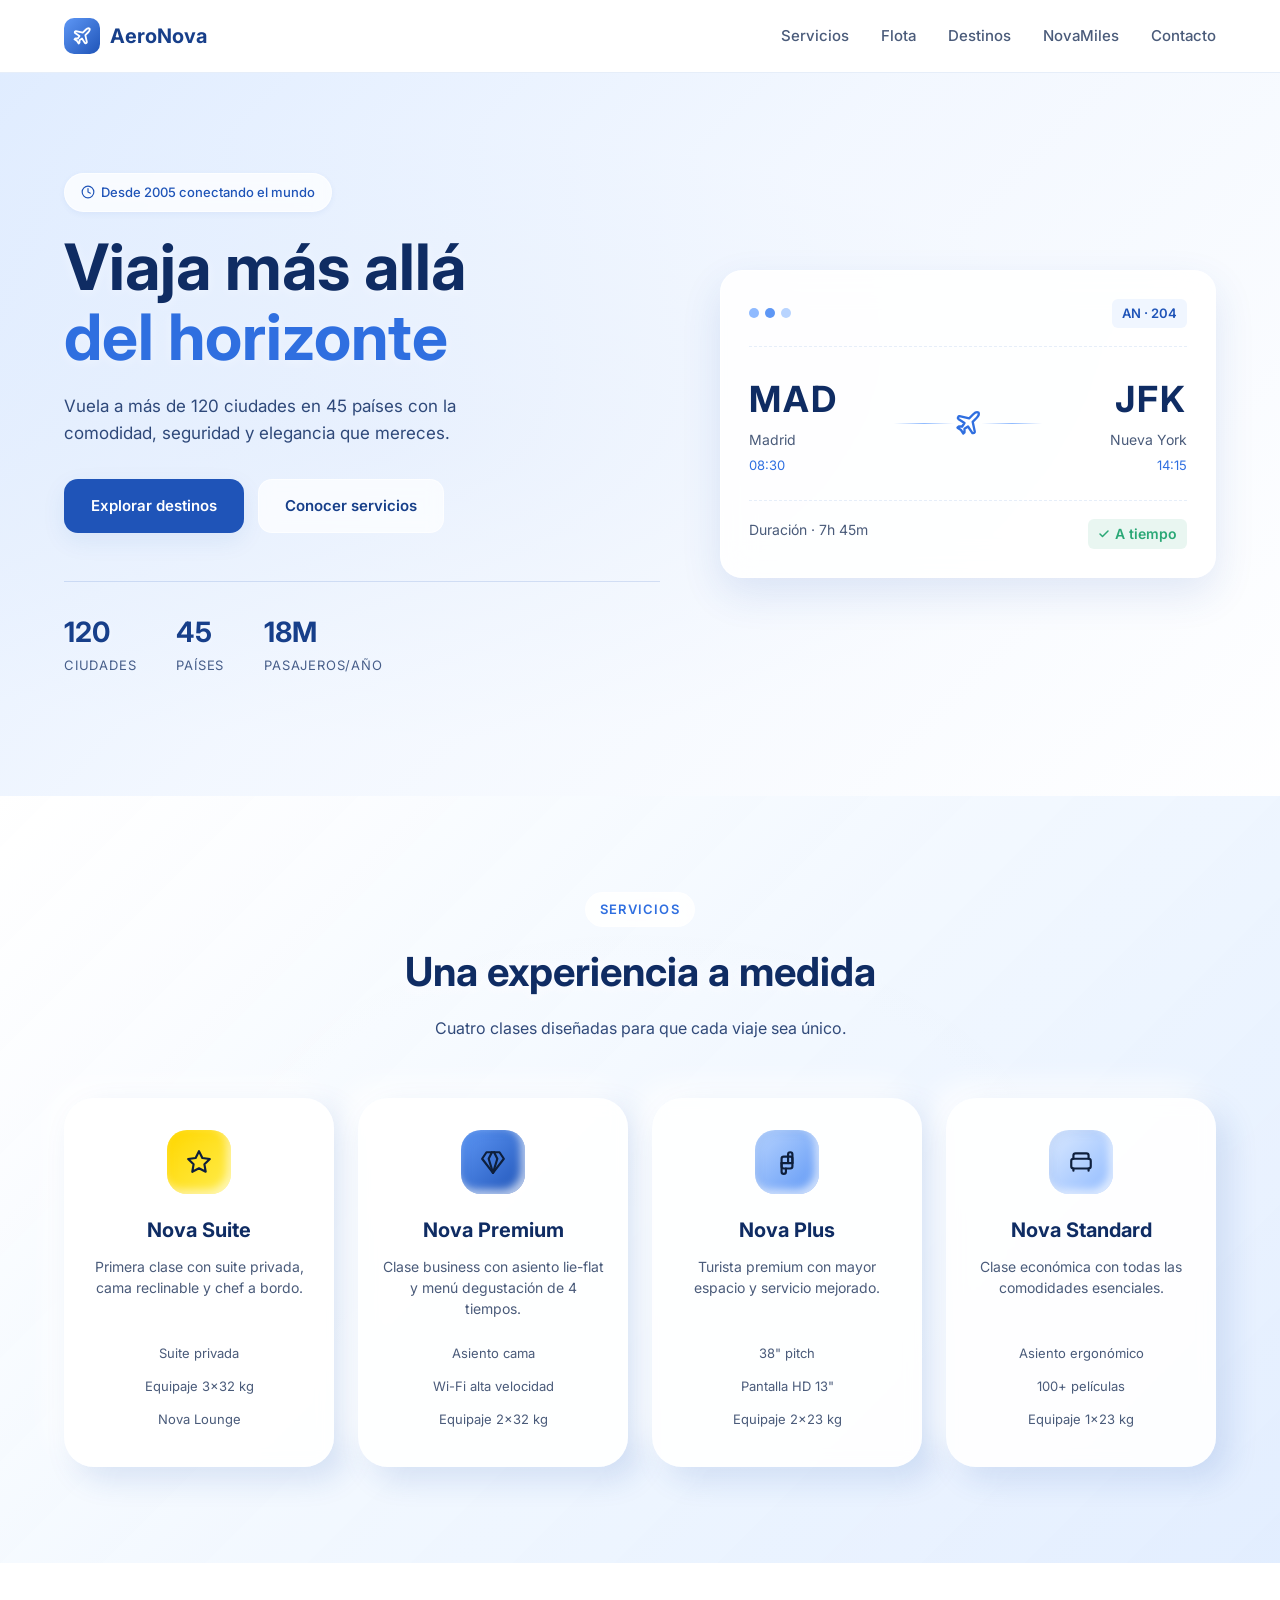
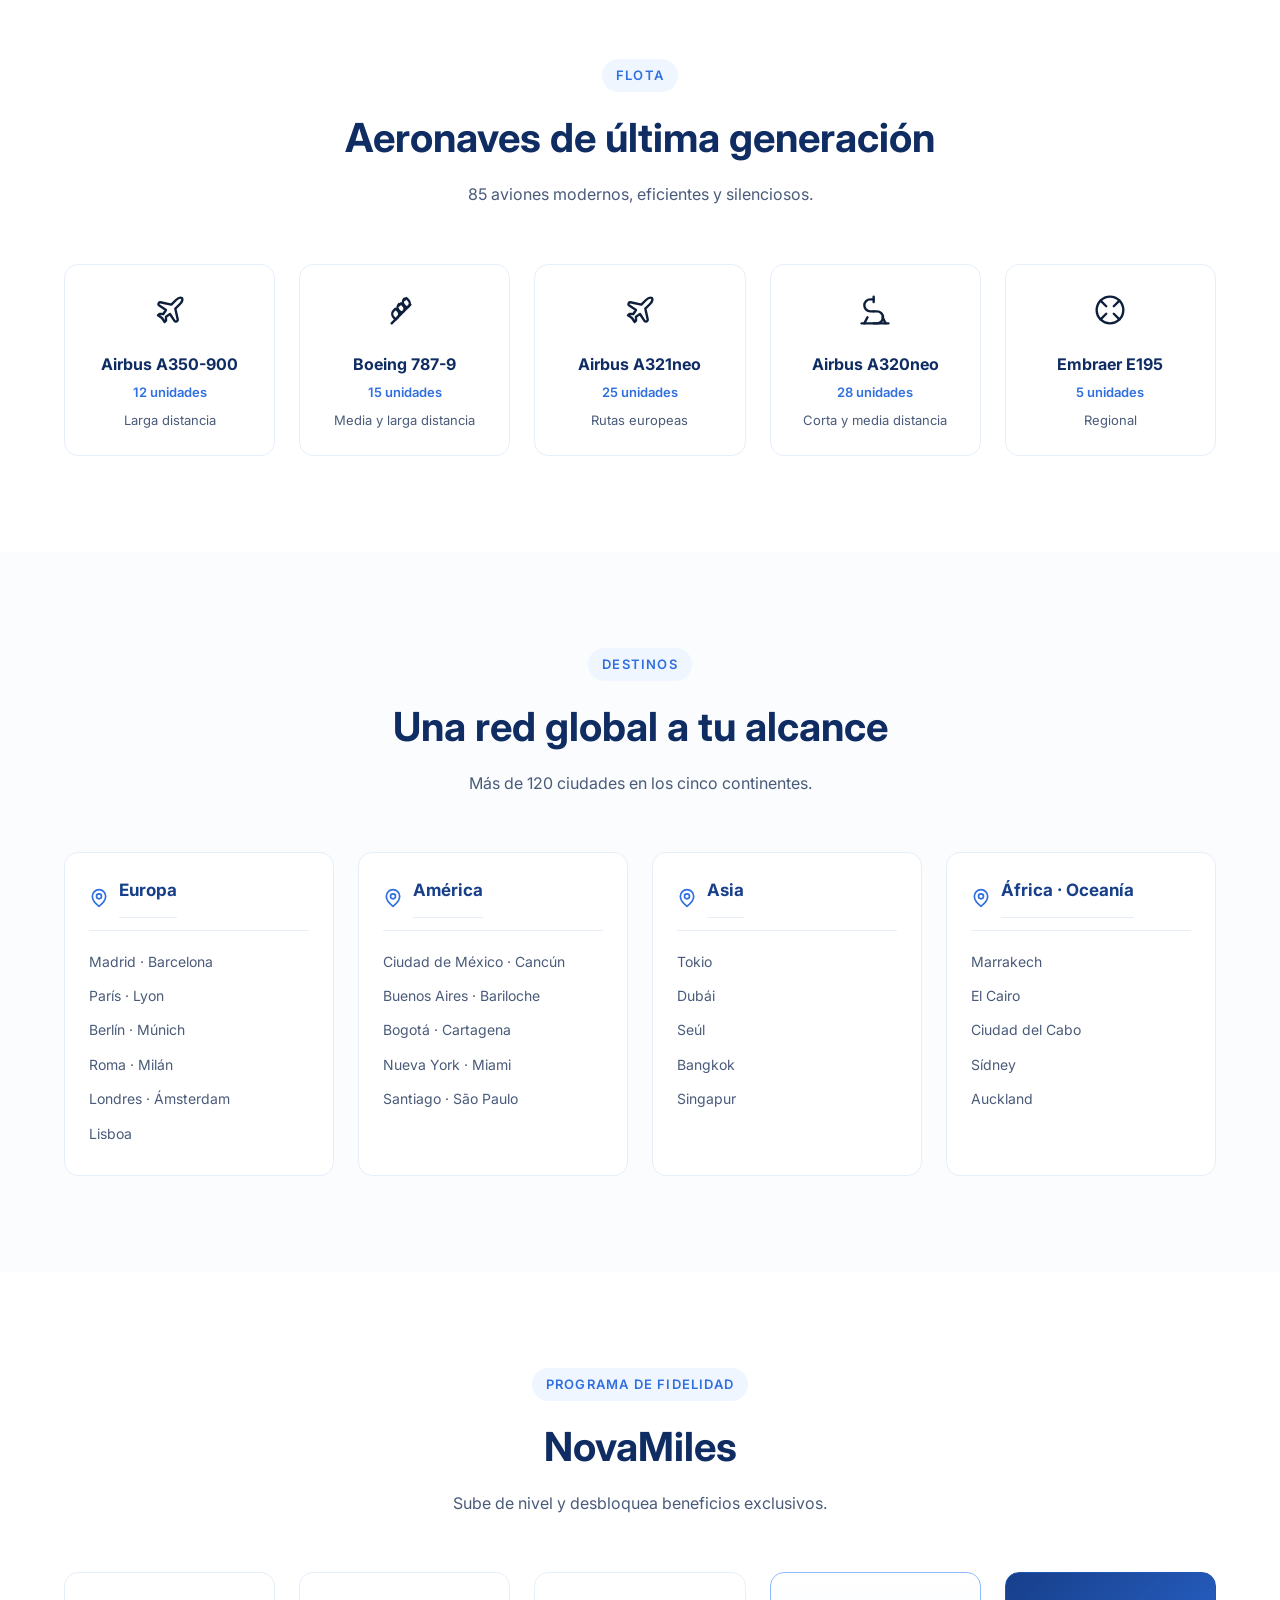
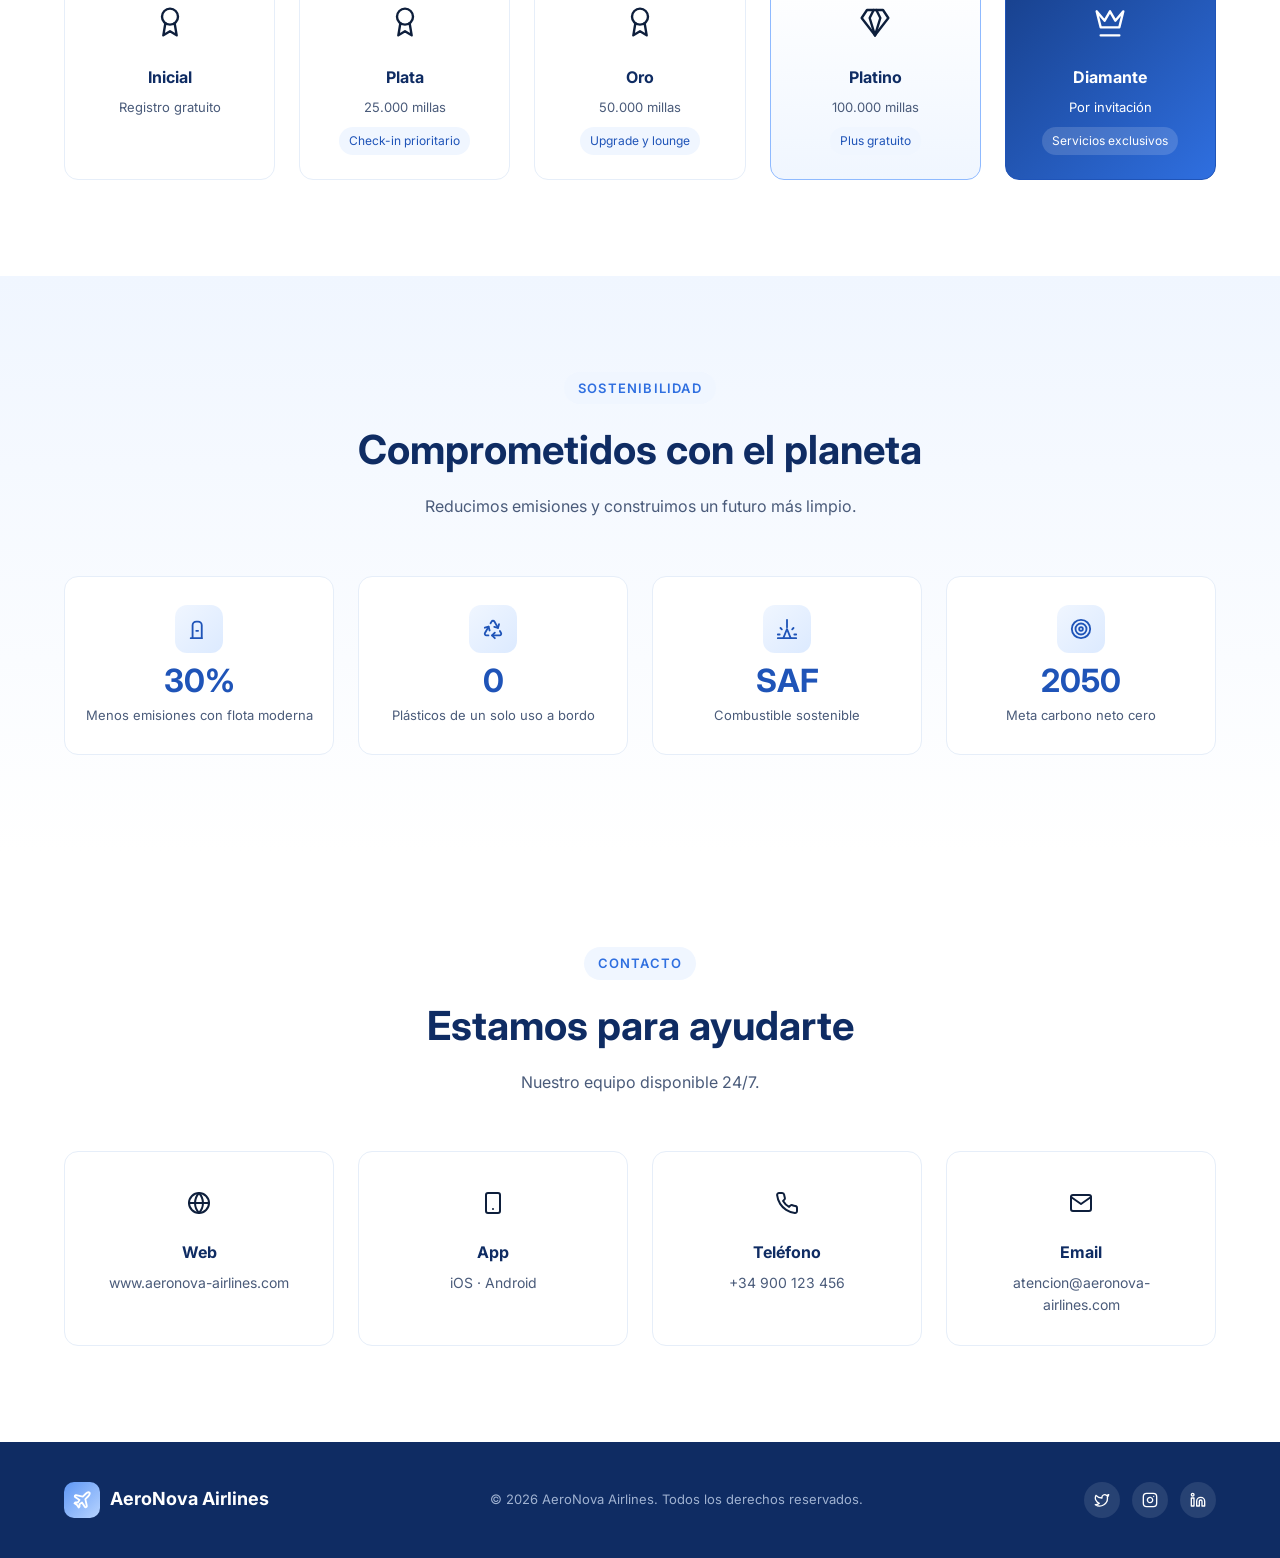
<file: aerolinea/index.html>
<!DOCTYPE html>
  <html lang="es">
  <head>
    <meta charset="UTF-8" />
    <meta name="viewport" content="width=device-width, initial-scale=1.0"
  />
    <title>AeroNova Airlines — Viaja más allá del horizonte</title>
    <link rel="preconnect" href="https://fonts.googleapis.com" />
    <link rel="preconnect" href="https://fonts.gstatic.com" crossorigin
  />
    <link href="https://fonts.googleapis.com/css2?family=Inter:wght@300;4
  00;500;600;700&display=swap" rel="stylesheet" />
    <link rel="stylesheet" href="styles.css" />
  </head>
  <body>
    <!-- NAVBAR -->
    <header class="navbar">
      <div class="container nav-inner">
        <a href="#inicio" class="logo">
          <span class="logo-icon">
            <svg xmlns="http://www.w3.org/2000/svg" width="20"
  height="20" viewBox="0 0 24 24" fill="none" stroke="currentColor"
  stroke-width="2.2" stroke-linecap="round" stroke-linejoin="round"><path
  d="M17.8 19.2 16 11l3.5-3.5C21 6 21.5 4 21 3c-1-.5-3 0-4.5 1.5L13 8
  4.8 6.2c-.5-.1-.9.1-1.1.5l-.3.5c-.2.5-.1 1 .3 1.3L9 12l-2 3H4l-1 1 3 2
  2 3 1-1v-3l3-2 3.5 5.3c.3.4.8.5 1.3.3l.5-.2c.4-.3.6-.7.5-1.2z"/></svg>
          </span>
          <span class="logo-text">AeroNova</span>
        </a>
        <nav class="nav-links" id="navLinks">
          <a href="#servicios">Servicios</a>
          <a href="#flota">Flota</a>
          <a href="#destinos">Destinos</a>
          <a href="#novamiles">NovaMiles</a>
          <a href="#contacto">Contacto</a>
        </nav>
        <button class="nav-toggle" id="navToggle" aria-label="Abrir
  menú">
          <svg xmlns="http://www.w3.org/2000/svg" width="24" height="24"
  viewBox="0 0 24 24" fill="none" stroke="currentColor" stroke-width="2"
  stroke-linecap="round" stroke-linejoin="round"><line x1="3" y1="6"
  x2="21" y2="6"/><line x1="3" y1="12" x2="21" y2="12"/><line x1="3"
  y1="18" x2="21" y2="18"/></svg>
        </button>
      </div>
    </header>

    <!-- HERO -->
    <section id="inicio" class="hero">
      <div class="hero-bg"></div>
      <div class="hero-overlay"></div>

      <div class="container hero-inner">
        <div class="hero-text">
          <span class="badge">
            <svg xmlns="http://www.w3.org/2000/svg" width="14"
  height="14" viewBox="0 0 24 24" fill="none" stroke="currentColor"
  stroke-width="2" stroke-linecap="round" stroke-linejoin="round"><circle
  cx="12" cy="12" r="10"/><polyline points="12 6 12 12 16 14"/></svg>
            Desde 2005 conectando el mundo
          </span>
          <h1>Viaja más allá <br /><span class="accent">del
  horizonte</span></h1>
          <p>Vuela a más de 120 ciudades en 45 países con la comodidad,
  seguridad y elegancia que mereces.</p>
          <div class="hero-actions">
            <a href="#destinos" class="btn btn-primary">Explorar
  destinos</a>
            <a href="#servicios" class="btn btn-ghost">Conocer
  servicios</a>
          </div>
          <div class="hero-stats">
            <div><strong>120</strong><span>Ciudades</span></div>
            <div><strong>45</strong><span>Países</span></div>
            <div><strong>18M</strong><span>Pasajeros/año</span></div>
          </div>
        </div>
        <div class="hero-card">
          <div class="hero-card-header">
            <span class="dot"></span><span class="dot"></span><span
  class="dot"></span>
            <span class="flight-code">AN · 204</span>
          </div>
          <div class="route">
            <div>
              <span class="iata">MAD</span>
              <span class="city">Madrid</span>
              <span class="time">08:30</span>
            </div>
            <div class="plane">
              <svg xmlns="http://www.w3.org/2000/svg" width="28"
  height="28" viewBox="0 0 24 24" fill="none" stroke="currentColor"
  stroke-width="2" stroke-linecap="round" stroke-linejoin="round"><path
  d="M17.8 19.2 16 11l3.5-3.5C21 6 21.5 4 21 3c-1-.5-3 0-4.5 1.5L13 8 4.8
  6.2c-.5-.1-.9.1-1.1.5l-.3.5c-.2.5-.1 1 .3 1.3L9 12l-2 3H4l-1 1 3 2 2 3
  1-1v-3l3-2 3.5 5.3c.3.4.8.5 1.3.3l.5-.2c.4-.3.6-.7.5-1.2z"/></svg>
            </div>
            <div>
              <span class="iata">JFK</span>
              <span class="city">Nueva York</span>
              <span class="time">14:15</span>
            </div>
          </div>
          <div class="hero-card-foot">
            <span>Duración · 7h 45m</span>
            <span class="status">
              <svg xmlns="http://www.w3.org/2000/svg" width="12"
  height="12" viewBox="0 0 24 24" fill="none" stroke="currentColor"
  stroke-width="3" stroke-linecap="round"
  stroke-linejoin="round"><polyline points="20 6 9 17 4 12"/></svg>
              A tiempo
            </span>
          </div>
        </div>
      </div>
    </section>

    <!-- SERVICIOS -->
    <section id="servicios" class="section section-image">
      <div class="section-bg"></div>
      <div class="section-overlay"></div>

      <div class="container">
        <div class="section-head">
          <span class="eyebrow">Servicios</span>
          <h2>Una experiencia a medida</h2>
          <p>Cuatro clases diseñadas para que cada viaje sea único.</p>
        </div>
        <div class="grid grid-4">
          <article class="card">
            <div class="card-icon">
              <svg xmlns="http://www.w3.org/2000/svg" width="26"
  height="26" viewBox="0 0 24 24" fill="none" stroke="currentColor"
  stroke-width="2" stroke-linecap="round"
  stroke-linejoin="round"><polygon points="12 2 15.09 8.26 22 9.27 17
  14.14 18.18 21.02 12 17.77 5.82 21.02 7 14.14 2 9.27 8.91 8.26 12
  2"/></svg>
            </div>
            <h3>Nova Suite</h3>
            <p>Primera clase con suite privada, cama reclinable y chef a
  bordo.</p>
            <ul class="features">
              <li>Suite privada</li>
              <li>Equipaje 3×32 kg</li>
              <li>Nova Lounge</li>
            </ul>
          </article>
          <article class="card">
            <div class="card-icon">
              <svg xmlns="http://www.w3.org/2000/svg" width="26"
  height="26" viewBox="0 0 24 24" fill="none" stroke="currentColor"
  stroke-width="2" stroke-linecap="round" stroke-linejoin="round"><path
  d="M6 3h12l4 6-10 13L2 9z"/><path d="m12 22 4-13-3-6"/><path d="M12 22
  8 9l3-6"/></svg>
            </div>
            <h3>Nova Premium</h3>
            <p>Clase business con asiento lie-flat y menú degustación de
  4 tiempos.</p>
            <ul class="features">
              <li>Asiento cama</li>
              <li>Wi-Fi alta velocidad</li>
              <li>Equipaje 2×32 kg</li>
            </ul>
          </article>
          <article class="card">
            <div class="card-icon">
              <svg xmlns="http://www.w3.org/2000/svg" width="26"
  height="26" viewBox="0 0 24 24" fill="none" stroke="currentColor"
  stroke-width="2" stroke-linecap="round" stroke-linejoin="round"><path
  d="M7 13v8a2 2 0 0 0 4 0v-3"/><path d="M17 13V5a2 2 0 0 0-4 0v8"/><path
  d="M7 13h10v3a2 2 0 0 1-2 2H9a2 2 0 0 1-2-2z"/><path d="M7 13V9a2 2 0
  0 1 2-2h6a2 2 0 0 1 2 2v4"/></svg>
            </div>
            <h3>Nova Plus</h3>
            <p>Turista premium con mayor espacio y servicio mejorado.</p>
            <ul class="features">
              <li>38" pitch</li>
              <li>Pantalla HD 13"</li>
              <li>Equipaje 2×23 kg</li>
            </ul>
          </article>
          <article class="card">
            <div class="card-icon">
              <svg xmlns="http://www.w3.org/2000/svg" width="26"
  height="26" viewBox="0 0 24 24" fill="none" stroke="currentColor"
  stroke-width="2" stroke-linecap="round" stroke-linejoin="round"><path
  d="M19 9V6a2 2 0 0 0-2-2H7a2 2 0 0 0-2 2v3"/><path d="M3 11v5a2 2 0 0 0
  2 2h14a2 2 0 0 0 2-2v-5a2 2 0 0 0-2-2H5a2 2 0 0 0-2 2z"/><path d="M5
  18v2"/><path d="M19 18v2"/></svg>
            </div>
            <h3>Nova Standard</h3>
            <p>Clase económica con todas las comodidades esenciales.</p>
            <ul class="features">
              <li>Asiento ergonómico</li>
              <li>100+ películas</li>
              <li>Equipaje 1×23 kg</li>
            </ul>
          </article>
        </div>
      </div>
    </section>

    <!-- FLOTA -->
    <section id="flota" class="section section-alt">
      <div class="container">
        <div class="section-head">
          <span class="eyebrow">Flota</span>
          <h2>Aeronaves de última generación</h2>
          <p>85 aviones modernos, eficientes y silenciosos.</p>
        </div>
        <div class="grid grid-5">
          <div class="fleet-card">
            <div class="fleet-icon">
              <svg xmlns="http://www.w3.org/2000/svg" width="32"
  height="32" viewBox="0 0 24 24" fill="none" stroke="currentColor"
  stroke-width="1.8" stroke-linecap="round" stroke-linejoin="round"><path
  d="M17.8 19.2 16 11l3.5-3.5C21 6 21.5 4 21 3c-1-.5-3 0-4.5 1.5L13 8
  4.8 6.2c-.5-.1-.9.1-1.1.5l-.3.5c-.2.5-.1 1 .3 1.3L9 12l-2 3H4l-1 1 3 2
  2 3 1-1v-3l3-2 3.5 5.3c.3.4.8.5 1.3.3l.5-.2c.4-.3.6-.7.5-1.2z"/></svg>
            </div>
            <h4>Airbus A350-900</h4>
            <span class="count">12 unidades</span>
            <p>Larga distancia</p>
          </div>
          <div class="fleet-card">
            <div class="fleet-icon">
              <svg xmlns="http://www.w3.org/2000/svg" width="32"
  height="32" viewBox="0 0 24 24" fill="none" stroke="currentColor"
  stroke-width="1.8" stroke-linecap="round" stroke-linejoin="round"><path
  d="M2 22 16 8"/><path d="M3.47 12.53 5 11l1.53 1.53a3.5 3.5 0 0 1 0
  4.94L5 19l-1.53-1.53a3.5 3.5 0 0 1 0-4.94Z"/><path d="M7.47 8.53 9
  7l1.53 1.53a3.5 3.5 0 0 1 0 4.94L9 14l-1.53-1.53a3.5 3.5 0 0 1
  0-4.94Z"/><path d="M11.47 4.53 13 3l1.53 1.53a3.5 3.5 0 0 1 0 4.94L13
  10l-1.53-1.53a3.5 3.5 0 0 1 0-4.94Z"/></svg>
            </div>
            <h4>Boeing 787-9</h4>
            <span class="count">15 unidades</span>
            <p>Media y larga distancia</p>
          </div>
          <div class="fleet-card">
            <div class="fleet-icon">
              <svg xmlns="http://www.w3.org/2000/svg" width="32"
  height="32" viewBox="0 0 24 24" fill="none" stroke="currentColor"
  stroke-width="1.8" stroke-linecap="round" stroke-linejoin="round"><path
  d="M17.8 19.2 16 11l3.5-3.5C21 6 21.5 4 21 3c-1-.5-3 0-4.5 1.5L13 8
  4.8 6.2c-.5-.1-.9.1-1.1.5l-.3.5c-.2.5-.1 1 .3 1.3L9 12l-2 3H4l-1 1 3 2
  2 3 1-1v-3l3-2 3.5 5.3c.3.4.8.5 1.3.3l.5-.2c.4-.3.6-.7.5-1.2z"/></svg>
            </div>
            <h4>Airbus A321neo</h4>
            <span class="count">25 unidades</span>
            <p>Rutas europeas</p>
          </div>
          <div class="fleet-card">
            <div class="fleet-icon">
              <svg xmlns="http://www.w3.org/2000/svg" width="32"
  height="32" viewBox="0 0 24 24" fill="none" stroke="currentColor"
  stroke-width="1.8" stroke-linecap="round" stroke-linejoin="round"><path
  d="M2 22h20"/><path d="M6.36 17.4 4 22"/><path d="m20
  22-2.36-4.6"/><path d="M11 6V2"/><path d="M11 13H8.5c-2.5
  0-4.5-2-4.5-4.5S6 4 8.5 4H11"/><path d="M11 13h2.5c2.5 0 4.5 2 4.5
  4.5S16 22 13.5 22H11"/></svg>
            </div>
            <h4>Airbus A320neo</h4>
            <span class="count">28 unidades</span>
            <p>Corta y media distancia</p>
          </div>
          <div class="fleet-card">
            <div class="fleet-icon">
              <svg xmlns="http://www.w3.org/2000/svg" width="32"
  height="32" viewBox="0 0 24 24" fill="none" stroke="currentColor"
  stroke-width="1.8" stroke-linecap="round"
  stroke-linejoin="round"><circle cx="12" cy="12" r="10"/><path d="m4.93
  4.93 4.24 4.24"/><path d="m14.83 14.83 4.24 4.24"/><path d="M14.83
  9.17l4.24-4.24"/><path d="m4.93 19.07 4.24-4.24"/></svg>
            </div>
            <h4>Embraer E195</h4>
            <span class="count">5 unidades</span>
            <p>Regional</p>
          </div>
        </div>
      </div>
    </section>

    <!-- DESTINOS -->
    <section id="destinos" class="section">
      <div class="container">
        <div class="section-head">
          <span class="eyebrow">Destinos</span>
          <h2>Una red global a tu alcance</h2>
          <p>Más de 120 ciudades en los cinco continentes.</p>
        </div>
        <div class="grid grid-4">
          <div class="dest-card">
            <div class="dest-head">
              <svg xmlns="http://www.w3.org/2000/svg" width="20"
  height="20" viewBox="0 0 24 24" fill="none" stroke="currentColor"
  stroke-width="2" stroke-linecap="round" stroke-linejoin="round"><path
  d="M20 10c0 6-8 12-8 12s-8-6-8-12a8 8 0 0 1 16 0Z"/><circle cx="12"
  cy="10" r="3"/></svg>
              <h4>Europa</h4>
            </div>
            <ul>
              <li>Madrid · Barcelona</li>
              <li>París · Lyon</li>
              <li>Berlín · Múnich</li>
              <li>Roma · Milán</li>
              <li>Londres · Ámsterdam</li>
              <li>Lisboa</li>
            </ul>
          </div>
          <div class="dest-card">
            <div class="dest-head">
              <svg xmlns="http://www.w3.org/2000/svg" width="20"
  height="20" viewBox="0 0 24 24" fill="none" stroke="currentColor"
  stroke-width="2" stroke-linecap="round" stroke-linejoin="round"><path
  d="M20 10c0 6-8 12-8 12s-8-6-8-12a8 8 0 0 1 16 0Z"/><circle cx="12"
  cy="10" r="3"/></svg>
              <h4>América</h4>
            </div>
            <ul>
              <li>Ciudad de México · Cancún</li>
              <li>Buenos Aires · Bariloche</li>
              <li>Bogotá · Cartagena</li>
              <li>Nueva York · Miami</li>
              <li>Santiago · São Paulo</li>
            </ul>
          </div>
          <div class="dest-card">
            <div class="dest-head">
              <svg xmlns="http://www.w3.org/2000/svg" width="20"
  height="20" viewBox="0 0 24 24" fill="none" stroke="currentColor"
  stroke-width="2" stroke-linecap="round" stroke-linejoin="round"><path
  d="M20 10c0 6-8 12-8 12s-8-6-8-12a8 8 0 0 1 16 0Z"/><circle cx="12"
  cy="10" r="3"/></svg>
              <h4>Asia</h4>
            </div>
            <ul>
              <li>Tokio</li>
              <li>Dubái</li>
              <li>Seúl</li>
              <li>Bangkok</li>
              <li>Singapur</li>
            </ul>
          </div>
          <div class="dest-card">
            <div class="dest-head">
              <svg xmlns="http://www.w3.org/2000/svg" width="20"
  height="20" viewBox="0 0 24 24" fill="none" stroke="currentColor"
  stroke-width="2" stroke-linecap="round" stroke-linejoin="round"><path
  d="M20 10c0 6-8 12-8 12s-8-6-8-12a8 8 0 0 1 16 0Z"/><circle cx="12"
  cy="10" r="3"/></svg>
              <h4>África · Oceanía</h4>
            </div>
            <ul>
              <li>Marrakech</li>
              <li>El Cairo</li>
              <li>Ciudad del Cabo</li>
              <li>Sídney</li>
              <li>Auckland</li>
            </ul>
          </div>
        </div>
      </div>
    </section>

    <!-- NOVAMILES -->
    <section id="novamiles" class="section section-alt">
      <div class="container">
        <div class="section-head">
          <span class="eyebrow">Programa de fidelidad</span>
          <h2>NovaMiles</h2>
          <p>Sube de nivel y desbloquea beneficios exclusivos.</p>
        </div>
        <div class="grid grid-5 tiers">
          <div class="tier tier-bronze">
            <span class="tier-icon">
              <svg xmlns="http://www.w3.org/2000/svg" width="32"
  height="32" viewBox="0 0 24 24" fill="none" stroke="currentColor"
  stroke-width="1.8" stroke-linecap="round"
  stroke-linejoin="round"><circle cx="12" cy="8" r="6"/><path d="M15.477
  12.89 17 22l-5-3-5 3 1.523-9.11"/></svg>
            </span>
            <h4>Inicial</h4>
            <p>Registro gratuito</p>
          </div>
          <div class="tier tier-silver">
            <span class="tier-icon">
              <svg xmlns="http://www.w3.org/2000/svg" width="32"
  height="32" viewBox="0 0 24 24" fill="none" stroke="currentColor"
  stroke-width="1.8" stroke-linecap="round"
  stroke-linejoin="round"><circle cx="12" cy="8" r="6"/><path d="M15.477
  12.89 17 22l-5-3-5 3 1.523-9.11"/></svg>
            </span>
            <h4>Plata</h4>
            <p>25.000 millas</p>
            <span class="tier-perk">Check-in prioritario</span>
          </div>
          <div class="tier tier-gold">
            <span class="tier-icon">
              <svg xmlns="http://www.w3.org/2000/svg" width="32"
  height="32" viewBox="0 0 24 24" fill="none" stroke="currentColor"
  stroke-width="1.8" stroke-linecap="round"
  stroke-linejoin="round"><circle cx="12" cy="8" r="6"/><path d="M15.477
  12.89 17 22l-5-3-5 3 1.523-9.11"/></svg>
            </span>
            <h4>Oro</h4>
            <p>50.000 millas</p>
            <span class="tier-perk">Upgrade y lounge</span>
          </div>
          <div class="tier tier-platinum">
            <span class="tier-icon">
              <svg xmlns="http://www.w3.org/2000/svg" width="32"
  height="32" viewBox="0 0 24 24" fill="none" stroke="currentColor"
  stroke-width="1.8" stroke-linecap="round" stroke-linejoin="round"><path
  d="M6 3h12l4 6-10 13L2 9z"/><path d="m12 22 4-13-3-6"/><path d="M12 22
  8 9l3-6"/></svg>
            </span>
            <h4>Platino</h4>
            <p>100.000 millas</p>
            <span class="tier-perk">Plus gratuito</span>
          </div>
          <div class="tier tier-diamond">
            <span class="tier-icon">
              <svg xmlns="http://www.w3.org/2000/svg" width="32"
  height="32" viewBox="0 0 24 24" fill="none" stroke="currentColor"
  stroke-width="1.8" stroke-linecap="round" stroke-linejoin="round"><path
  d="M2 4l3 12h14l3-12-6 7-4-7-4 7-6-7zM5 22h14"/></svg>
            </span>
            <h4>Diamante</h4>
            <p>Por invitación</p>
            <span class="tier-perk">Servicios exclusivos</span>
          </div>
        </div>
      </div>
    </section>

    <!-- COMPROMISO -->
    <section class="section commitment">
      <div class="container">
        <div class="section-head">
          <span class="eyebrow">Sostenibilidad</span>
          <h2>Comprometidos con el planeta</h2>
          <p>Reducimos emisiones y construimos un futuro más limpio.</p>
        </div>
        <div class="grid grid-4">
          <div class="metric">
            <div class="metric-icon">
              <svg xmlns="http://www.w3.org/2000/svg" width="22"
  height="22" viewBox="0 0 24 24" fill="none" stroke="currentColor"
  stroke-width="2" stroke-linecap="round" stroke-linejoin="round"><path
  d="M3 22h12"/><path d="M5 22V8a4 4 0 0 1 4-4h2a4 4 0 0 1 4 4v14"/><path
  d="M9 14h2"/></svg>
            </div>
            <span>30%</span>
            <p>Menos emisiones con flota moderna</p>
          </div>
          <div class="metric">
            <div class="metric-icon">
              <svg xmlns="http://www.w3.org/2000/svg" width="22"
  height="22" viewBox="0 0 24 24" fill="none" stroke="currentColor"
  stroke-width="2" stroke-linecap="round" stroke-linejoin="round"><path
  d="M7 19H4.815a1.83 1.83 0 0 1-1.57-.881 1.785 1.785 0 0
  1-.004-1.784L7.196 9.5"/><path d="M11 19h8.203a1.83 1.83 0 0 0
  1.556-.89 1.784 1.784 0 0 0 0-1.775l-1.226-2.12"/><path d="m14 16-3 3 3
  3"/><path d="M8.293 13.596 7.196 9.5 3.1 10.598"/><path d="m9.344
  5.811 1.093-1.892A1.83 1.83 0 0 1 11.985 3a1.784 1.784 0 0 1
  1.546.888l3.943 6.843"/><path d="m13.378 9.633 4.096 1.098
  1.097-3.945"/></svg>
            </div>
            <span>0</span>
            <p>Plásticos de un solo uso a bordo</p>
          </div>
          <div class="metric">
            <div class="metric-icon">
              <svg xmlns="http://www.w3.org/2000/svg" width="22"
  height="22" viewBox="0 0 24 24" fill="none" stroke="currentColor"
  stroke-width="2" stroke-linecap="round" stroke-linejoin="round"><path
  d="M12 2v8"/><path d="m4.93 10.93 1.41 1.41"/><path d="M2 18h2"/><path
  d="M20 18h2"/><path d="m19.07 10.93-1.41 1.41"/><path d="M22
  22H2"/><path d="m8 22 4-10 4 10"/></svg>
            </div>
            <span>SAF</span>
            <p>Combustible sostenible</p>
          </div>
          <div class="metric">
            <div class="metric-icon">
              <svg xmlns="http://www.w3.org/2000/svg" width="22"
  height="22" viewBox="0 0 24 24" fill="none" stroke="currentColor"
  stroke-width="2" stroke-linecap="round" stroke-linejoin="round"><circle
  cx="12" cy="12" r="10"/><circle cx="12" cy="12" r="6"/><circle cx="12"
  cy="12" r="2"/></svg>
            </div>
            <span>2050</span>
            <p>Meta carbono neto cero</p>
          </div>
        </div>
      </div>
    </section>

    <!-- CONTACTO -->
    <section id="contacto" class="section section-alt">
      <div class="container">
        <div class="section-head">
          <span class="eyebrow">Contacto</span>
          <h2>Estamos para ayudarte</h2>
          <p>Nuestro equipo disponible 24/7.</p>
        </div>
        <div class="grid grid-4 contact-grid">
          <div class="contact-card">
            <span class="contact-icon">
              <svg xmlns="http://www.w3.org/2000/svg" width="24"
  height="24" viewBox="0 0 24 24" fill="none" stroke="currentColor"
  stroke-width="2" stroke-linecap="round" stroke-linejoin="round"><circle
  cx="12" cy="12" r="10"/><line x1="2" y1="12" x2="22" y2="12"/><path
  d="M12 2a15.3 15.3 0 0 1 4 10 15.3 15.3 0 0 1-4 10 15.3 15.3 0 0 1-4-10
  15.3 15.3 0 0 1 4-10z"/></svg>
            </span>
            <h4>Web</h4>
            <p>www.aeronova-airlines.com</p>
          </div>
          <div class="contact-card">
            <span class="contact-icon">
              <svg xmlns="http://www.w3.org/2000/svg" width="24"
  height="24" viewBox="0 0 24 24" fill="none" stroke="currentColor"
  stroke-width="2" stroke-linecap="round" stroke-linejoin="round"><rect
  x="5" y="2" width="14" height="20" rx="2" ry="2"/><line x1="12" y1="18"
  x2="12.01" y2="18"/></svg>
            </span>
            <h4>App</h4>
            <p>iOS · Android</p>
          </div>
          <div class="contact-card">
            <span class="contact-icon">
              <svg xmlns="http://www.w3.org/2000/svg" width="24"
  height="24" viewBox="0 0 24 24" fill="none" stroke="currentColor"
  stroke-width="2" stroke-linecap="round" stroke-linejoin="round"><path
  d="M22 16.92v3a2 2 0 0 1-2.18 2 19.79 19.79 0 0 1-8.63-3.07 19.5 19.5 0
  0 1-6-6 19.79 19.79 0 0 1-3.07-8.67A2 2 0 0 1 4.11 2h3a2 2 0 0 1 2
  1.72 12.84 12.84 0 0 0 .7 2.81 2 2 0 0 1-.45 2.11L8.09 9.91a16 16 0 0 0
  6 6l1.27-1.27a2 2 0 0 1 2.11-.45 12.84 12.84 0 0 0 2.81.7A2 2 0 0 1 22
  16.92z"/></svg>
            </span>
            <h4>Teléfono</h4>
            <p>+34 900 123 456</p>
          </div>
          <div class="contact-card">
            <span class="contact-icon">
              <svg xmlns="http://www.w3.org/2000/svg" width="24"
  height="24" viewBox="0 0 24 24" fill="none" stroke="currentColor"
  stroke-width="2" stroke-linecap="round" stroke-linejoin="round"><path
  d="M4 4h16c1.1 0 2 .9 2 2v12c0 1.1-.9 2-2 2H4c-1.1
  0-2-.9-2-2V6c0-1.1.9-2 2-2z"/><polyline points="22,6 12,13 2,6"/></svg>
            </span>
            <h4>Email</h4>
            <p>atencion@aeronova-airlines.com</p>
          </div>
        </div>
      </div>
    </section>

    <!-- FOOTER -->
    <footer class="footer">
      <div class="container footer-inner">
        <div class="footer-brand">
          <span class="logo-icon">
            <svg xmlns="http://www.w3.org/2000/svg" width="20"
  height="20" viewBox="0 0 24 24" fill="none" stroke="currentColor"
  stroke-width="2.2" stroke-linecap="round" stroke-linejoin="round"><path
  d="M17.8 19.2 16 11l3.5-3.5C21 6 21.5 4 21 3c-1-.5-3 0-4.5 1.5L13 8
  4.8 6.2c-.5-.1-.9.1-1.1.5l-.3.5c-.2.5-.1 1 .3 1.3L9 12l-2 3H4l-1 1 3 2
  2 3 1-1v-3l3-2 3.5 5.3c.3.4.8.5 1.3.3l.5-.2c.4-.3.6-.7.5-1.2z"/></svg>
          </span>
          <span>AeroNova Airlines</span>
        </div>
        <p>© 2026 AeroNova Airlines. Todos los derechos reservados.</p>
        <div class="social">
          <a href="#" aria-label="Twitter">
            <svg xmlns="http://www.w3.org/2000/svg" width="16"
  height="16" viewBox="0 0 24 24" fill="none" stroke="currentColor"
  stroke-width="2" stroke-linecap="round" stroke-linejoin="round"><path
  d="M22 4s-.7 2.1-2 3.4c1.6 10-9.4 17.3-18 11.6 2.2.1 4.4-.6 6-2C3
  15.5.5 9.6 3 5c2.2 2.6 5.6 4.1 9 4-.9-4.2 4-6.6 7-3.8 1.1 0 3-1.2
  3-1.2z"/></svg>
          </a>
          <a href="#" aria-label="Instagram">
            <svg xmlns="http://www.w3.org/2000/svg" width="16"
  height="16" viewBox="0 0 24 24" fill="none" stroke="currentColor"
  stroke-width="2" stroke-linecap="round" stroke-linejoin="round"><rect
  x="2" y="2" width="20" height="20" rx="5" ry="5"/><path d="M16 11.37A4
  4 0 1 1 12.63 8 4 4 0 0 1 16 11.37z"/><line x1="17.5" y1="6.5"
  x2="17.51" y2="6.5"/></svg>
          </a>
          <a href="#" aria-label="LinkedIn">
            <svg xmlns="http://www.w3.org/2000/svg" width="16"
  height="16" viewBox="0 0 24 24" fill="none" stroke="currentColor"
  stroke-width="2" stroke-linecap="round" stroke-linejoin="round"><path
  d="M16 8a6 6 0 0 1 6 6v7h-4v-7a2 2 0 0 0-4 0v7h-4v-7a6 6 0 0 1
  6-6z"/><rect x="2" y="9" width="4" height="12"/><circle cx="4" cy="4"
  r="2"/></svg>
          </a>
        </div>
      </div>
    </footer>

    <script src="script.js"></script>
  </body>
  </html>
</file>
<file: aerolinea/styles.css>
:root {
    --blue-50:  #f0f6ff;
    --blue-100: #dceaff;
    --blue-200: #b8d4ff;
    --blue-300: #8fbaff;
    --blue-400: #5e97f5;
    --blue-500: #2f6fe0;
    --blue-600: #1f54b8;
    --blue-700: #173f8a;
    --blue-800: #0f2c63;

    --white: #ffffff;
    --off-white: #fbfcfe;
    --text: #0e1f3c;
    --text-soft: #4a5b7a;
    --border: #e6eef9;

    --shadow-sm: 0 2px 6px rgba(31, 84, 184, 0.06);
    --shadow-md: 0 8px 24px rgba(31, 84, 184, 0.08);
    --shadow-lg: 0 16px 40px rgba(31, 84, 184, 0.12);

    --radius-sm: 8px;
    --radius-md: 14px;
    --radius-lg: 22px;

    --font: 'Inter', system-ui, -apple-system, Segoe UI, sans-serif;
  }

  /* ========== RESET ========== */
  * { margin: 0; padding: 0; box-sizing: border-box; }
  html { scroll-behavior: smooth; }
  body {
    font-family: var(--font);
    color: var(--text);
    background: var(--off-white);
    line-height: 1.6;
    -webkit-font-smoothing: antialiased;
  }
  a { text-decoration: none; color: inherit; }
  ul { list-style: none; }
  img { max-width: 100%; display: block; }

  /* ========== UTIL ========== */
  .container {
    max-width: 1200px;
    margin: 0 auto;
    padding: 0 24px;
  }
  .section { padding: 96px 0; }
  .section-alt { background: var(--white); }
  .eyebrow {
    display: inline-block;
    font-size: 13px;
    font-weight: 600;
    letter-spacing: 1.2px;
    text-transform: uppercase;
    color: var(--blue-500);
    background: var(--blue-50);
    padding: 6px 14px;
    border-radius: 999px;
    margin-bottom: 14px;
  }
  .section-head {
    text-align: center;
    max-width: 640px;
    margin: 0 auto 56px;
  }
  .section-head h2 {
    font-size: clamp(28px, 4vw, 40px);
    font-weight: 700;
    color: var(--blue-800);
    margin-bottom: 12px;
  }
  .section-head p { color: var(--text-soft); }

  .grid { display: grid; gap: 24px; }
  .grid-4 { grid-template-columns: repeat(4, 1fr); }
  .grid-5 { grid-template-columns: repeat(5, 1fr); }

  @media (max-width: 1024px) {
    .grid-4, .grid-5 { grid-template-columns: repeat(2, 1fr); }
  }
  @media (max-width: 600px) {
    .grid-4, .grid-5 { grid-template-columns: 1fr; }
    .section { padding: 64px 0; }
  }

  /* ========== NAVBAR ========== */
  .navbar {
    position: sticky;
    top: 0;
    z-index: 100;
    background: rgba(255, 255, 255, 0.85);
    backdrop-filter: blur(12px);
    border-bottom: 1px solid var(--border);
  }
  .nav-inner {
    display: flex;
    align-items: center;
    justify-content: space-between;
    height: 72px;
  }
  .logo {
    display: flex;
    align-items: center;
    gap: 10px;
    font-weight: 700;
    font-size: 20px;
    color: var(--blue-700);
  }
  .logo-icon {
    width: 36px;
    height: 36px;
    background: linear-gradient(135deg, var(--blue-400),
  var(--blue-600));
    color: var(--white);
    display: grid;
    place-items: center;
    border-radius: 10px;
    font-size: 18px;
  }
  .nav-links {
    display: flex;
    gap: 32px;
  }
  .nav-links a {
    font-size: 15px;
    font-weight: 500;
    color: var(--text-soft);
    transition: color .2s;
  }
  .nav-links a:hover { color: var(--blue-600); }
  .nav-toggle {
    display: none;
    background: none;
    border: none;
    font-size: 26px;
    color: var(--blue-700);
    cursor: pointer;
  }
  @media (max-width: 768px) {
    .nav-links {
      position: absolute;
      top: 72px;
      left: 0;
      right: 0;
      background: var(--white);
      flex-direction: column;
      padding: 24px;
      gap: 16px;
      border-bottom: 1px solid var(--border);
      transform: translateY(-150%);
      transition: transform .3s;
    }
    .nav-links.open { transform: translateY(0); }
    .nav-toggle { display: block; }
  }

  /* ========== HERO ========== */
  .hero {
    position: relative;
    padding: 100px 0 120px;
    overflow: hidden;
    isolation: isolate;
  }

  /* Imagen de fondo */
  /* Imagen de fondo corregida */
  .hero-bg {
    position: absolute;
    inset: 0;
    background-image: url('https://images.unsplash.com/photo-1758531491352-7887c1fe45b3?w=1920&q=85&auto=format&fit=crop');
    
    /* 1. Cambia a cover para que llene todo el espacio sin distorsionar */
    background-size: cover; 
    background-position: center;
    background-repeat: no-repeat;
    z-index: -2;
    
    /* 2. Optimización moderna de nitidez */
    image-rendering: auto; 
    
    /* 3. Filtros limpios para evitar el efecto borroso de aceleración de hardware */
    filter: brightness(0.85) saturate(1.05);
  }


  /* Responsive: imagen más pequeña en móvil para ahorrar datos */
  @media (max-width: 768px) {
    .hero-bg {
      background-image: url('https://images.unsplash.com/photo-1758531491352-7887c1fe45b3?w=1280&q=80&auto=format&fit=crop');
    }
  }
  /* Capa de difuminado azul/blanco (pastel) */
  .hero-overlay {
    position: absolute;
    inset: 0;
    z-index: -1;
    background:
      /* Degradado principal de azul pastel a blanco */
      linear-gradient(
        135deg,
        rgba(220, 234, 255, 0.88) 0%,
        rgba(240, 246, 255, 0.78) 45%,
        rgba(255, 255, 255, 0.85) 100%
      ),
      /* Viñeta azul suave para enfocar el centro */
      radial-gradient(
        ellipse at 30% 50%,
        rgba(47, 111, 224, 0.18) 0%,
        transparent 60%
      );
      
    /* ❌ ELIMINA O COMENTA ESTA LÍNEA PARA EVITAR QUE BORRE LA IMAGEN */
    /* backdrop-filter: blur(1px); */
  }

  .hero-inner {
    position: relative;
    display: grid;
    grid-template-columns: 1.2fr 1fr;
    gap: 60px;
    align-items: center;
  }
  @media (max-width: 900px) {
    .hero-inner { grid-template-columns: 1fr; }
  }

  .badge {
    display: inline-block;
    background: rgba(255, 255, 255, 0.75);
    backdrop-filter: blur(8px);
    color: var(--blue-600);
    font-size: 13px;
    font-weight: 500;
    padding: 8px 16px;
    border-radius: 999px;
    border: 1px solid rgba(255, 255, 255, 0.6);
    margin-bottom: 20px;
    box-shadow: var(--shadow-sm);
  }

  .hero h1 {
    font-size: clamp(40px, 6vw, 64px);
    font-weight: 700;
    line-height: 1.1;
    color: var(--blue-800);
    margin-bottom: 20px;
    text-shadow: 0 2px 12px rgba(255, 255, 255, 0.4);
  }
  .hero h1 .accent { color: var(--blue-500); }

  .hero-text > p {
    color: var(--blue-800);
    font-size: 17px;
    margin-bottom: 32px;
    max-width: 480px;
    opacity: 0.85;
  }

  .hero-actions {
    display: flex;
    gap: 14px;
    flex-wrap: wrap;
    margin-bottom: 48px;
  }

  .btn {
    display: inline-flex;
    align-items: center;
    justify-content: center;
    padding: 14px 26px;
    border-radius: var(--radius-md);
    font-weight: 600;
    font-size: 15px;
    cursor: pointer;
    transition: transform .2s, box-shadow .2s, background .2s;
    border: 1px solid transparent;
  }
  .btn-primary {
    background: var(--blue-600);
    color: var(--white);
    box-shadow: var(--shadow-md);
  }
  .btn-primary:hover {
    background: var(--blue-700);
    transform: translateY(-2px);
    box-shadow: var(--shadow-lg);
  }
  .btn-ghost {
    background: rgba(255, 255, 255, 0.7);
    backdrop-filter: blur(8px);
    color: var(--blue-700);
    border-color: rgba(255, 255, 255, 0.6);
  }
  .btn-ghost:hover {
    background: var(--white);
    border-color: var(--blue-200);
  }

  .hero-stats {
    display: flex;
    gap: 40px;
    border-top: 1px solid rgba(31, 84, 184, 0.15);
    padding-top: 28px;
  }
  .hero-stats > div { display: flex; flex-direction: column; }
  .hero-stats strong {
    font-size: 28px;
    font-weight: 700;
    color: var(--blue-700);
    text-shadow: 0 1px 6px rgba(255, 255, 255, 0.5);
  }
  .hero-stats span {
    font-size: 13px;
    color: var(--blue-800);
    text-transform: uppercase;
    letter-spacing: .8px;
    opacity: 0.75;
  }

  /* HERO CARD */
  .hero-card {
    background: rgba(255, 255, 255, 0.88);
    backdrop-filter: blur(16px);
    -webkit-backdrop-filter: blur(16px);
    border-radius: var(--radius-lg);
    padding: 28px;
    box-shadow: var(--shadow-lg);
    border: 1px solid rgba(255, 255, 255, 0.7);
    position: relative;
  }
  .hero-card-header {
    display: flex;
    align-items: center;
    gap: 6px;
    padding-bottom: 18px;
    border-bottom: 1px dashed var(--border);
    margin-bottom: 24px;
  }
  .dot {
    width: 10px; height: 10px;
    border-radius: 50%;
    background: var(--blue-100);
  }
  .dot:nth-child(1) { background: var(--blue-300); }
  .dot:nth-child(2) { background: var(--blue-400); }
  .dot:nth-child(3) { background: var(--blue-200); }
  .flight-code {
    margin-left: auto;
    font-size: 13px;
    font-weight: 600;
    color: var(--blue-600);
    background: var(--blue-50);
    padding: 4px 10px;
    border-radius: 6px;
  }
  .route {
    display: grid;
    grid-template-columns: 1fr auto 1fr;
    align-items: center;
    gap: 20px;
  }
  .route > div { display: flex; flex-direction: column; }
  .route > div:last-child { text-align: right; align-items: flex-end; }
  .iata {
    font-size: 36px;
    font-weight: 700;
    color: var(--blue-800);
    letter-spacing: 2px;
  }
  .city { font-size: 14px; color: var(--text-soft); }
  .time { font-size: 13px; color: var(--blue-500); margin-top: 4px; }
  .plane {
    font-size: 26px;
    color: var(--blue-500);
    position: relative;
  }
  .plane::before, .plane::after {
    content: '';
    position: absolute;
    top: 50%;
    width: 60px;
    height: 1px;
    background: linear-gradient(90deg, transparent, var(--blue-300),
  transparent);
  }
  .plane::before { right: 100%; }
  .plane::after { left: 100%; }
  .hero-card-foot {
    margin-top: 24px;
    padding-top: 18px;
    border-top: 1px dashed var(--border);
    display: flex;
    justify-content: space-between;
    font-size: 14px;
    color: var(--text-soft);
  }
  .status {
    color: #2aa876;
    font-weight: 600;
    background: rgba(42, 168, 118, 0.1);
    padding: 4px 10px;
    border-radius: 6px;
  }

  /* ========== SECTION CON IMAGEN (Servicios) ========== */
  .section-image {
    position: relative;
    overflow: hidden;
    isolation: isolate;
  }

  .section-bg {
    position: absolute;
    inset: 0;
    background-image: url('https://images.unsplash.com/photo-1655722724447-2d2a3071e7f8?q=80&w=1170&auto=format&fit=crop&ixlib=rb-4.1.0&ixid=M3wxMjA3fDB8MHxwaG90by1wYWdlfHx8fGVufDB8fHx8fA%3D%3D');
    background-size: cover;
    background-position: center;
    background-repeat: no-repeat;
    z-index: -2;
    image-rendering: -webkit-optimize-contrast;
    image-rendering: optimizeQuality;
    transform: translateZ(0);
    will-change: transform;
    filter: brightness(0.9) saturate(1.05);
  }

  @media (max-width: 768px) {
    .section-bg {
      background-image: url('https://images.unsplash.com/photo-1655722724447-2d2a3071e7f8?q=80&w=1170&auto=format&fit=crop&ixlib=rb-4.1.0&ixid=M3wxMjA3fDB8MHxwaG90by1wYWdlfHx8fGVufDB8fHx8fA%3D%3D');
      background-position: center top;
    }
  }

  .section-overlay {
    position: absolute;
    inset: 0;
    z-index: -1;
    background:
      /* Degradado blanco/azul pastel más claro para que las cards
  resalten */
      linear-gradient(
        135deg,
        rgba(255, 255, 255, 0.82) 0%,
        rgba(240, 246, 255, 0.78) 50%,
        rgba(220, 234, 255, 0.82) 100%
      ),
      radial-gradient(
        ellipse at 50% 50%,
        rgba(255, 255, 255, 0.027) 0%,
        transparent 70%
      );
  }

  /* Ajustes específicos para textos sobre la imagen */
  .section-image .section-head h2 {
    color: var(--blue-800);
    text-shadow: 0 2px 10px rgba(255, 255, 255, 0.5);
  }

  .section-image .section-head p {
    color: var(--blue-800);
    opacity: 0.85;
  }

  .section-image .eyebrow {
    background: rgba(255, 255, 255, 0.85);
    backdrop-filter: blur(8px);
    border: 1px solid rgba(255, 255, 255, 0.6);
  }

  /* ========== CARDS (SERVICIOS) — Neumórfico ========== */
  .card {
    width: 100%;
    max-width: 280px;
    height: auto;
    min-height: 320px;
    margin: 0 auto;
    padding: 32px 24px;
    border-radius: 30px;
    background: rgba(255, 255, 255, 0.92);  /* ← CAMBIO: blanco
  semi-transparente */
    backdrop-filter: blur(8px);              /* ← AÑADIDO: glass sutil */
    box-shadow:
      12px 12px 30px rgba(31, 84, 184, 0.15),
      -12px -12px 30px rgba(255, 255, 255, 0.9);
    transition: transform .3s ease, box-shadow .3s ease;
    display: flex;
    flex-direction: column;
    align-items: center;
    text-align: center;
    position: relative;
  }

  .card:hover {
    transform: translateY(-6px);
    box-shadow:
      16px 16px 40px rgba(31, 84, 184, 0.18),
      -16px -16px 40px rgba(255, 255, 255, 1);
  }

  .card-icon {
    width: 64px;
    height: 64px;
    border-radius: 20px;
    background: linear-gradient(135deg, var(--blue-50), var(--blue-200));
    display: grid;
    place-items: center;
    font-size: 28px;
    margin-bottom: 20px;
    box-shadow:
      inset 4px 4px 8px rgba(31, 84, 184, 0.08),
      inset -4px -4px 8px rgba(255, 255, 255, 0.7);
  }

  .card h3 {
    font-size: 20px;
    font-weight: 700;
    color: var(--blue-800);
    margin-bottom: 10px;
  }

  .card > p {
    color: var(--text-soft);
    font-size: 14px;
    margin-bottom: 18px;
    line-height: 1.5;
  }

  .features {
    width: 100%;
    margin-top: auto;
  }

  .features li {
    font-size: 13px;
    color: var(--text-soft);
    padding: 6px 0;
    position: relative;
    text-align: center;
  }

  .features li::before {
    content: '';
    display: none; /* Quitamos el ✓ porque ahora el card es centrado */
  }

  /* Variantes con acento azul por nivel */
  .card:nth-child(1) .card-icon {
    background: linear-gradient(135deg, #ffd700, #ffed4e);
    box-shadow:
      inset 4px 4px 8px rgba(255, 215, 0, 0.2),
      inset -4px -4px 8px rgba(255, 255, 255, 0.6);
  }

  .card:nth-child(2) .card-icon {
    background: linear-gradient(135deg, var(--blue-400),
  var(--blue-600));
  }

  .card:nth-child(3) .card-icon {
    background: linear-gradient(135deg, var(--blue-200),
  var(--blue-400));
  }

  .card:nth-child(4) .card-icon {
    background: linear-gradient(135deg, var(--blue-100),
  var(--blue-300));
  }

  /* Ajuste del grid para acomodar cards más anchas */
  @media (min-width: 1025px) {
    .grid-4 .card {
      max-width: 100%;
    }
  }

  /* ========== FLOTA ========== */
  .fleet-card {
    background: var(--white);
    border: 1px solid var(--border);
    border-radius: var(--radius-md);
    padding: 24px;
    text-align: center;
    transition: all .25s;
  }
  .fleet-card:hover {
    background: var(--blue-50);
    border-color: var(--blue-200);
    transform: translateY(-4px);
  }
  .fleet-icon { font-size: 32px; margin-bottom: 12px; }
  .fleet-card h4 {
    font-size: 16px;
    color: var(--blue-800);
    margin-bottom: 4px;
  }
  .fleet-card .count {
    display: block;
    font-size: 13px;
    font-weight: 600;
    color: var(--blue-500);
    margin-bottom: 8px;
  }
  .fleet-card p { font-size: 13px; color: var(--text-soft); }

  /* ========== DESTINOS ========== */
  .dest-card {
    background: var(--white);
    border: 1px solid var(--border);
    border-radius: var(--radius-md);
    padding: 24px;
    transition: all .25s;
  }
  .dest-card:hover {
    border-color: var(--blue-200);
    box-shadow: var(--shadow-sm);
  }
  .dest-card h4 {
    color: var(--blue-700);
    font-size: 17px;
    margin-bottom: 14px;
    padding-bottom: 12px;
    border-bottom: 1px solid var(--border);
  }
  .dest-card li {
    font-size: 14px;
    color: var(--text-soft);
    padding: 6px 0;
    transition: color .2s;
  }
  .dest-card li:hover { color: var(--blue-600); }

  /* ========== TIERS (NOVAMILES) ========== */
  .tier {
    background: var(--white);
    border: 1px solid var(--border);
    border-radius: var(--radius-md);
    padding: 24px;
    text-align: center;
    transition: transform .25s, box-shadow .25s;
    position: relative;
  }
  .tier:hover { transform: translateY(-6px); box-shadow:
  var(--shadow-md); }
  .tier-icon { font-size: 36px; display: block; margin-bottom: 10px; }
  .tier h4 { color: var(--blue-800); font-size: 16px; margin-bottom: 6px;
  }
  .tier p { font-size: 13px; color: var(--text-soft); margin-bottom:
  10px; }
  .tier-perk {
    display: inline-block;
    font-size: 12px;
    background: var(--blue-50);
    color: var(--blue-600);
    padding: 4px 10px;
    border-radius: 999px;
  }
  .tier-platinum { border-color: var(--blue-300); background:
  linear-gradient(180deg, var(--white), var(--blue-50)); }
  .tier-diamond {
    background: linear-gradient(135deg, var(--blue-700),
  var(--blue-500));
    color: var(--white);
    border-color: var(--blue-600);
  }
  .tier-diamond h4, .tier-diamond p { color: var(--white); }
  .tier-diamond .tier-perk {
    background: rgba(255, 255, 255, 0.15);
    color: var(--white);
  }

  /* ========== COMPROMISO ========== */
  .commitment { background: linear-gradient(180deg, var(--blue-50),
  var(--white)); }
  .metric {
    text-align: center;
    padding: 24px 16px;
    background: var(--white);
    border: 1px solid var(--border);
    border-radius: var(--radius-md);
    transition: transform .25s;
  }
  .metric:hover { transform: translateY(-4px); }
  .metric span {
    display: block;
    font-size: 36px;
    font-weight: 700;
    color: var(--blue-600);
    margin-bottom: 8px;
  }
  .metric p { font-size: 13px; color: var(--text-soft); }

  /* ========== CONTACTO ========== */
  .contact-card {
    background: var(--white);
    border: 1px solid var(--border);
    border-radius: var(--radius-md);
    padding: 28px;
    text-align: center;
    transition: all .25s;
  }
  .contact-card:hover {
    border-color: var(--blue-200);
    transform: translateY(-4px);
    box-shadow: var(--shadow-sm);
  }
  .contact-icon { font-size: 30px; display: block; margin-bottom: 12px; }
  .contact-card h4 {
    color: var(--blue-800);
    font-size: 16px;
    margin-bottom: 6px;
  }
  .contact-card p { font-size: 14px; color: var(--text-soft); }

  /* ========== FOOTER ========== */
  .footer {
    background: var(--blue-800);
    color: var(--blue-100);
    padding: 40px 0;
  }
  .footer-inner {
    display: flex;
    align-items: center;
    justify-content: space-between;
    gap: 20px;
    flex-wrap: wrap;
  }
  .footer-brand {
    display: flex;
    align-items: center;
    gap: 10px;
    font-weight: 700;
    font-size: 18px;
    color: var(--white);
  }
  .footer-brand .logo-icon {
    background: linear-gradient(135deg, var(--blue-400),
  var(--blue-200));
  }
  .footer p { font-size: 13px; opacity: 0.7; }
  .social { display: flex; gap: 12px; }
  .social a {
    width: 36px;
    height: 36px;
    border-radius: 50%;
    background: rgba(255, 255, 255, 0.1);
    display: grid;
    place-items: center;
    color: var(--white);
    font-weight: 700;
    transition: background .2s;
  }
  .social a:hover { background: var(--blue-500); }

  /* ========== ANIMACIONES ========== */
  .reveal {
    opacity: 0;
    transform: translateY(24px);
    transition: opacity .6s ease, transform .6s ease;
  }
  .reveal.visible {
    opacity: 1;
    transform: translateY(0);
  }
  .reveal:nth-child(2) { transition-delay: .05s; }
  .reveal:nth-child(3) { transition-delay: .1s; }
  .reveal:nth-child(4) { transition-delay: .15s; }
  .reveal:nth-child(5) { transition-delay: .2s; }

  /* ========== DEST HEAD (con icono) ========== */
  .dest-head {
    display: flex;
    align-items: center;
    gap: 10px;
    color: var(--blue-700);
    margin-bottom: 14px;
    padding-bottom: 12px;
    border-bottom: 1px solid var(--border);
  }
  .dest-head svg {
    color: var(--blue-500);
    flex-shrink: 0;
  }
  .dest-head h4 {
    font-size: 17px;
    color: var(--blue-700);
    margin: 0;
  }

  /* ========== METRIC (con icono) ========== */
  .metric {
    text-align: center;
    padding: 28px 16px;
    background: var(--white);
    border: 1px solid var(--border);
    border-radius: var(--radius-md);
    transition: transform .25s;
  }
  .metric:hover { transform: translateY(-4px); }
  .metric-icon {
    display: inline-grid;
    place-items: center;
    width: 48px;
    height: 48px;
    border-radius: 12px;
    background: linear-gradient(135deg, var(--blue-50), var(--blue-100));
    color: var(--blue-600);
    margin-bottom: 12px;
  }
  .metric span {
    display: block;
    font-size: 32px;
    font-weight: 700;
    color: var(--blue-600);
    margin-bottom: 8px;
    line-height: 1;
  }
  .metric p {
    font-size: 13px;
    color: var(--text-soft);
  }

  /* ========== AJUSTES PARA BADGE CON ICONO ========== */
  .badge {
    display: inline-flex;
    align-items: center;
    gap: 6px;
  }

  /* ========== AJUSTES PARA STATUS CON ICONO ========== */
  .status {
    display: inline-flex;
    align-items: center;
    gap: 5px;
  }
</file>
